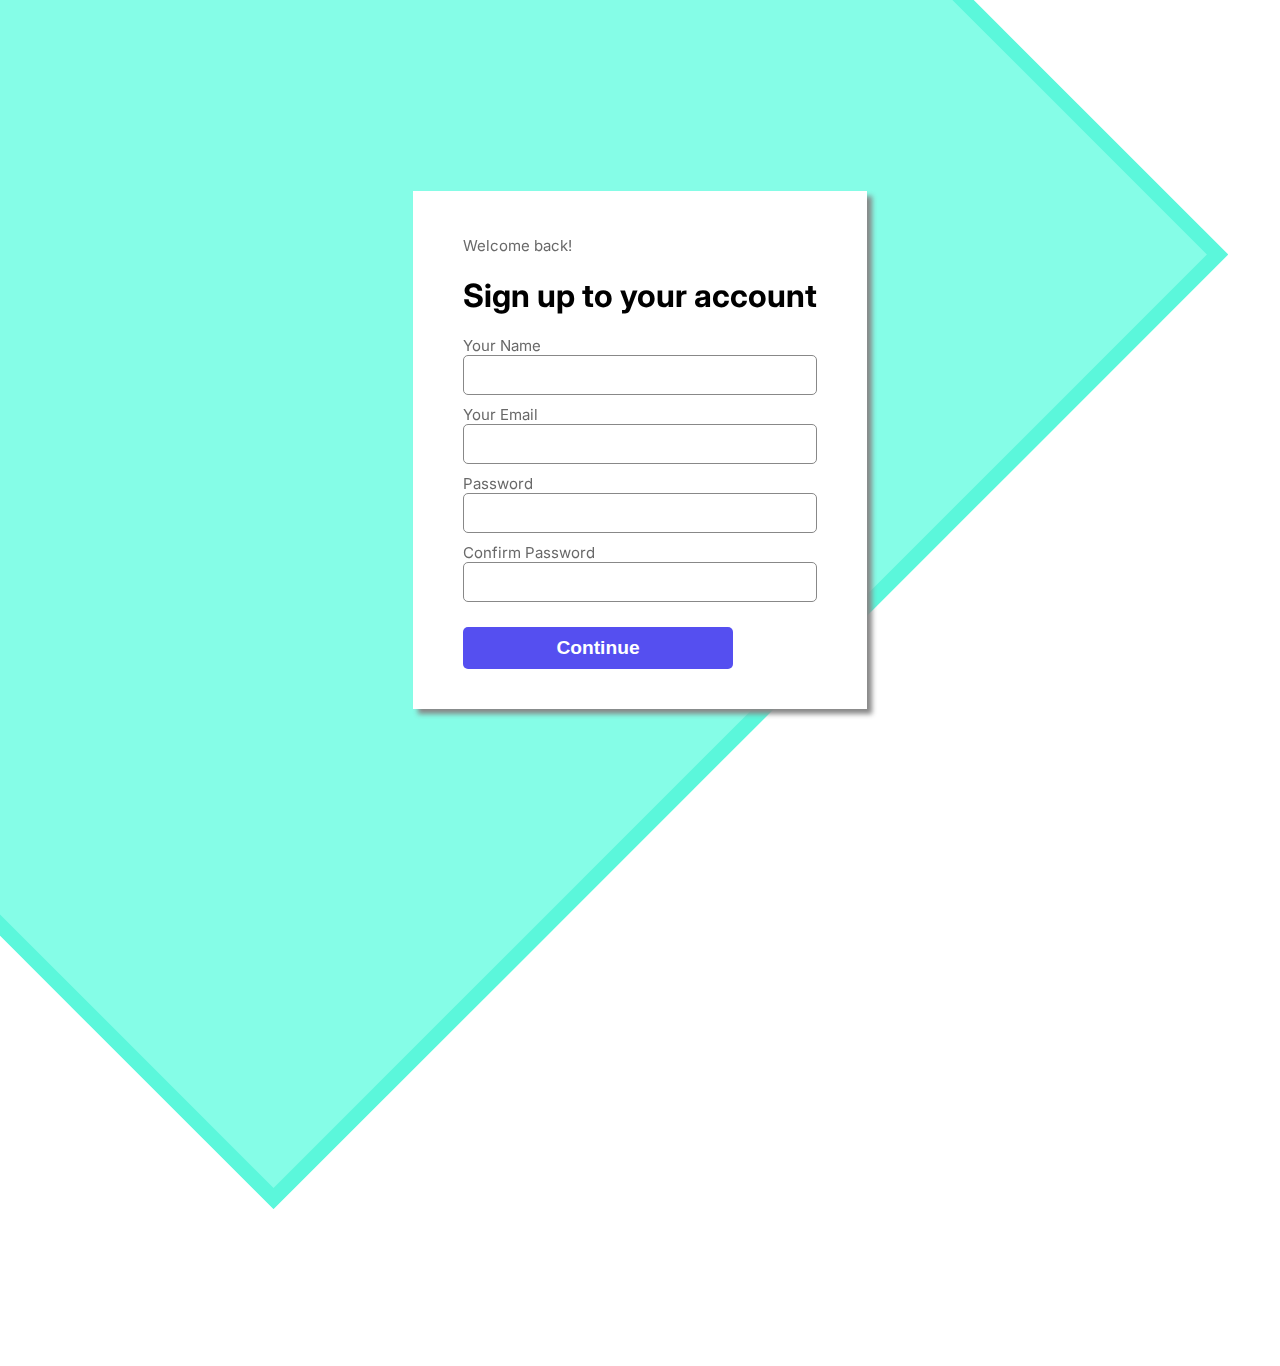
<file: index.html>
<!DOCTYPE html>
<html lang="en">
  <head>
    <meta charset="UTF-8" />
    <meta name="viewport" content="width=device-width, initial-scale=1.0" />
    <title>Sign In</title>
    <link rel="stylesheet" href="style.css" />
  </head>
  <body>
    <div class="top"></div>
    <div class="bottom"></div>
    <div class="container">
      <div class="signupForm">
        <p>Welcome back!</p>
        <h1>Sign up to your account</h1>
        <form action="" class="details">
          <label for="name"> Your Name</label>
          <input type="text" class="fullname" name="name" id="name" />
          <label for="Email"> Your Email</label>
          <input type="email" class="email" name="email" id="email" />
          <label for="password">Password</label>
          <input type="password" name="password" id="password" />
          <label for="passwordC">Confirm Password</label>
          <input type="password" name="passwordC" id="passwordC" />
        </form>
        <div class="message" id="messageContainer"></div>
        <button type="button" class="signUpBtn" id="signUpBtn">Continue</button>
      </div>
    </div>
    <script src="./script.js"></script>
  </body>
</html>
</file>
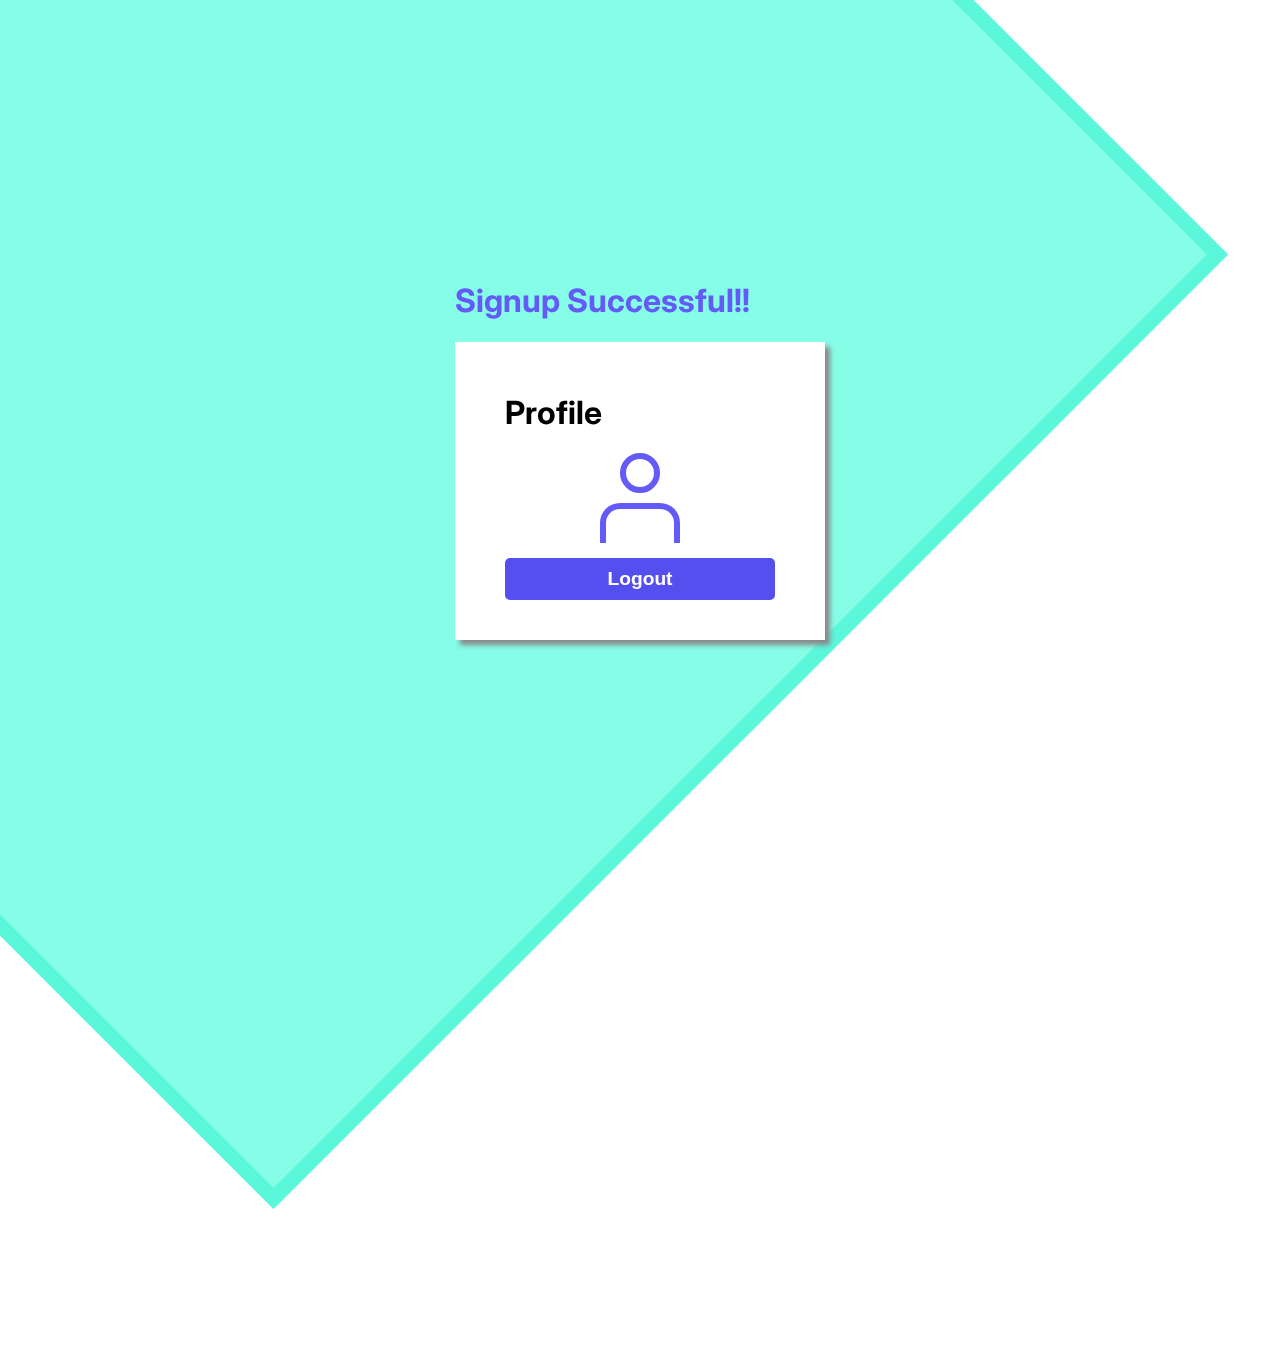
<file: profile.html>
<!DOCTYPE html>
<html lang="en">
  <head>
    <meta charset="UTF-8" />
    <meta name="viewport" content="width=device-width, initial-scale=1.0" />
    <title>Profile</title>
    <link rel="stylesheet" href="style.css" />
  </head>
  <body>
    <div class="top"></div>
    <div class="bottom"></div>
    <div class="container">
      <div>
        <div class="suceessMessage"><h1>Signup Successful!!</h1></div>
        <div class="ProfileDetails">
          <h1>Profile</h1>
          <div class="avatar">
            <div class="A_head"></div>
            <div class="shoulders"></div>
          </div>
          <div class="details" id="detailsContainer"></div>
          <button class="logoutBtn" id="logoutBtn">Logout</button>
        </div>
      </div>
    </div>

    <script src="./validate.js"></script>
  </body>
</html>
</file>
<file: style.css>
@import url('https://fonts.googleapis.com/css2?family=Inter:wght@300;400;500;700&family=Oswald:wght@200;300;400;700&display=swap');

*{
    box-sizing: border-box;
}
body{
    font-family: 'Inter', sans-serif;
    width: 100%;
    height: 100%;
    overflow: hidden;
}

/* Back ground styling */

.top{
    background: #85fde7;
    width: 150vw;
    height: 150vh;
    transform: rotate(45deg);
    position: relative;     
    top: -70vh;
    left:-70vw;
    border: 15px solid #5BF7DB;
    z-index: -1;
}




/* body */

.container{
    width: 100vw;
    height: 100vh;
    position: fixed;
    left: 0px;
    top:0px;
    display: flex;
    justify-content: center;
    align-items: center;

}

.signupForm, .ProfileDetails{
    width: fit-content;
    height: fit-content;
    padding: 30px 50px;
    background: white;
    box-shadow: 5px 5px 5px #888888;
}

.details label, p{
    font-size: 15px;
    color: #696969;
}

form{
    display: flex;
    flex-direction: column;
}

form input{
    outline: none;
    font-size: 16px;
    padding:10px;
    min-width:270px;
    border-radius: 5px;
    margin-bottom: 10px;
    border:1px solid #888888;
}

button{
    padding:10px;
    min-width:270px;
    border-radius: 5px;
    margin-bottom: 10px;
    margin-top: 15px;
    background-color: #554FF0;
    color: white;
    font-size: larger;
    font-weight: bold;
    border: none;
}


.error{
    color: red;
    padding: 10px 0;
}

.success{
    color: green;
    padding: 10px 0;
}

.detail{
    font-size: 20px;
    padding: 10px;
}
.suceessMessage{
    color: #635Af7;
}

.A_head{
    width: 40px;
    height: 40px;
    border: 6px solid #635Af7;
    border-radius: 20px;
}

.shoulders{
    width: 80px;
    height: 40px;
    border: 6px solid #635Af7;
    border-bottom: none;
    border-top-right-radius: 20px;
    border-top-left-radius: 20px;
}

.avatar{
    display: flex;
    align-items: center;
    flex-direction: column;
    gap:10px;
}
</file>
